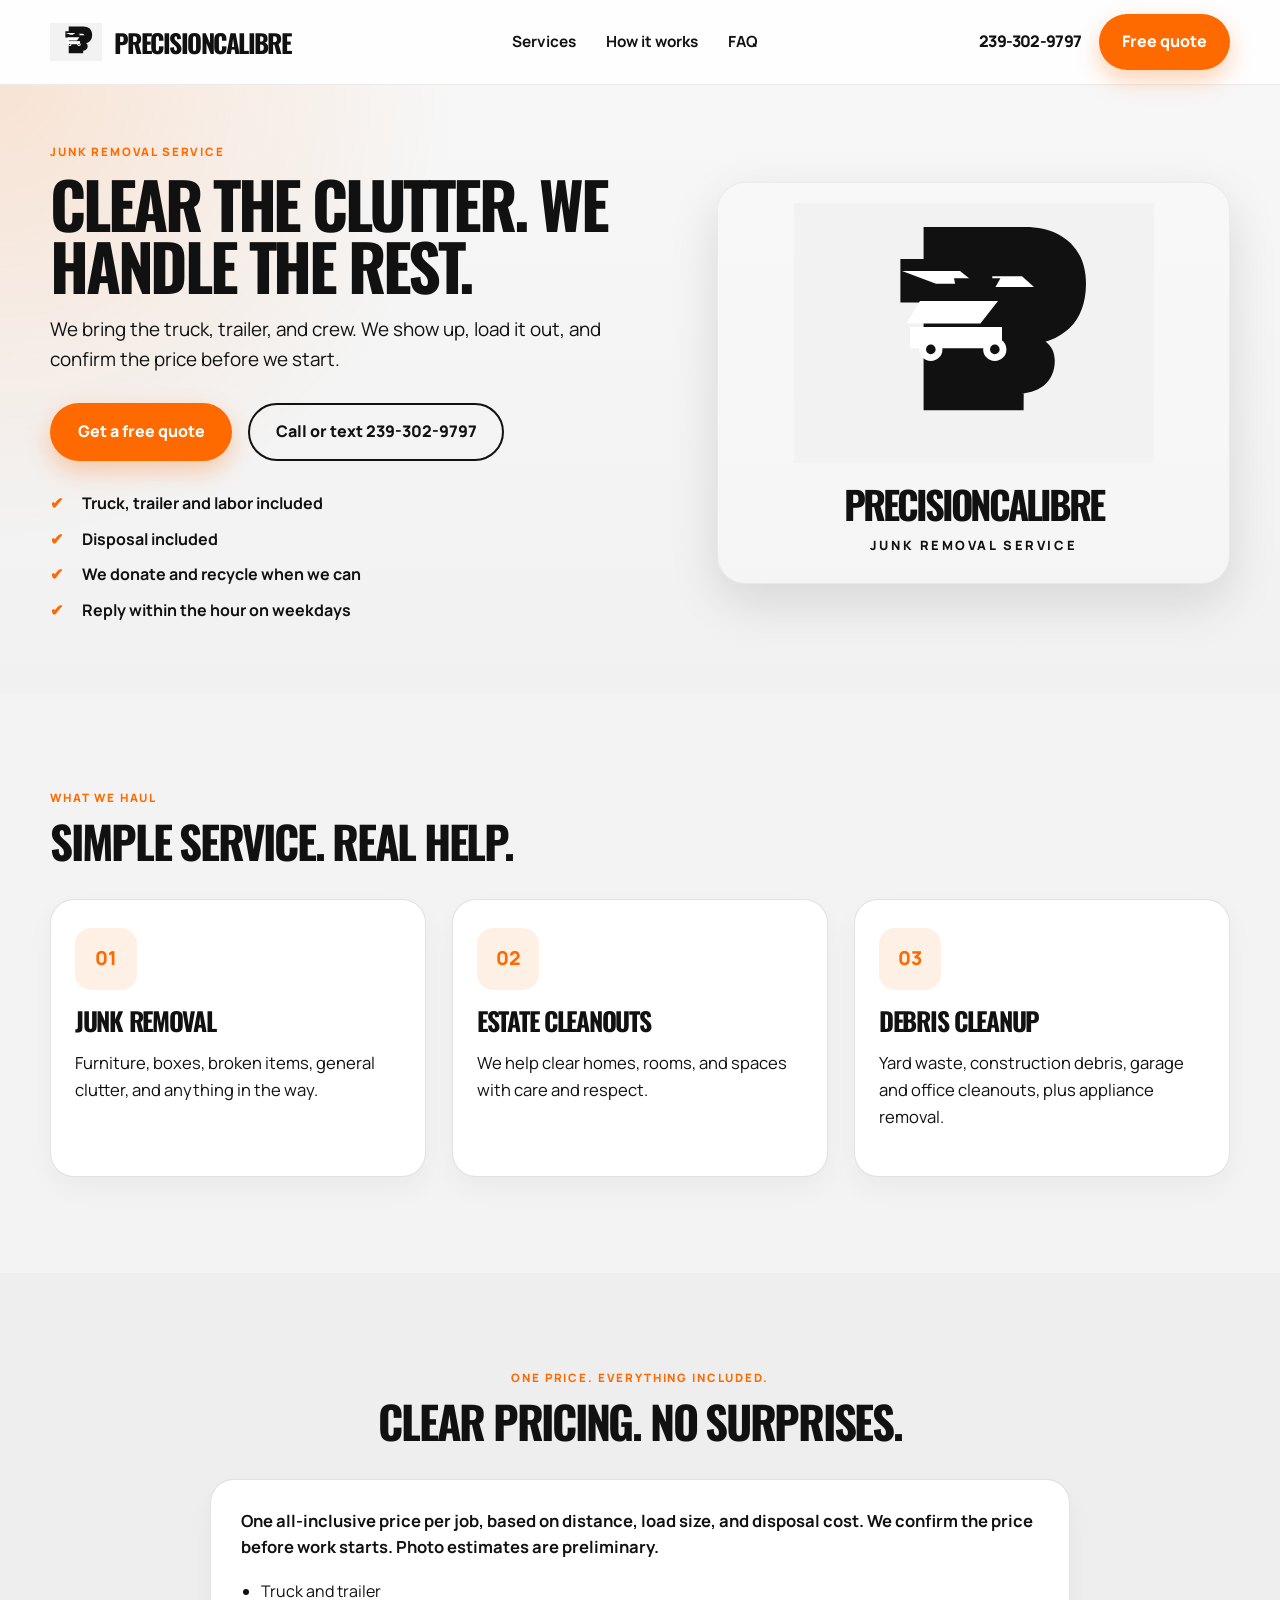
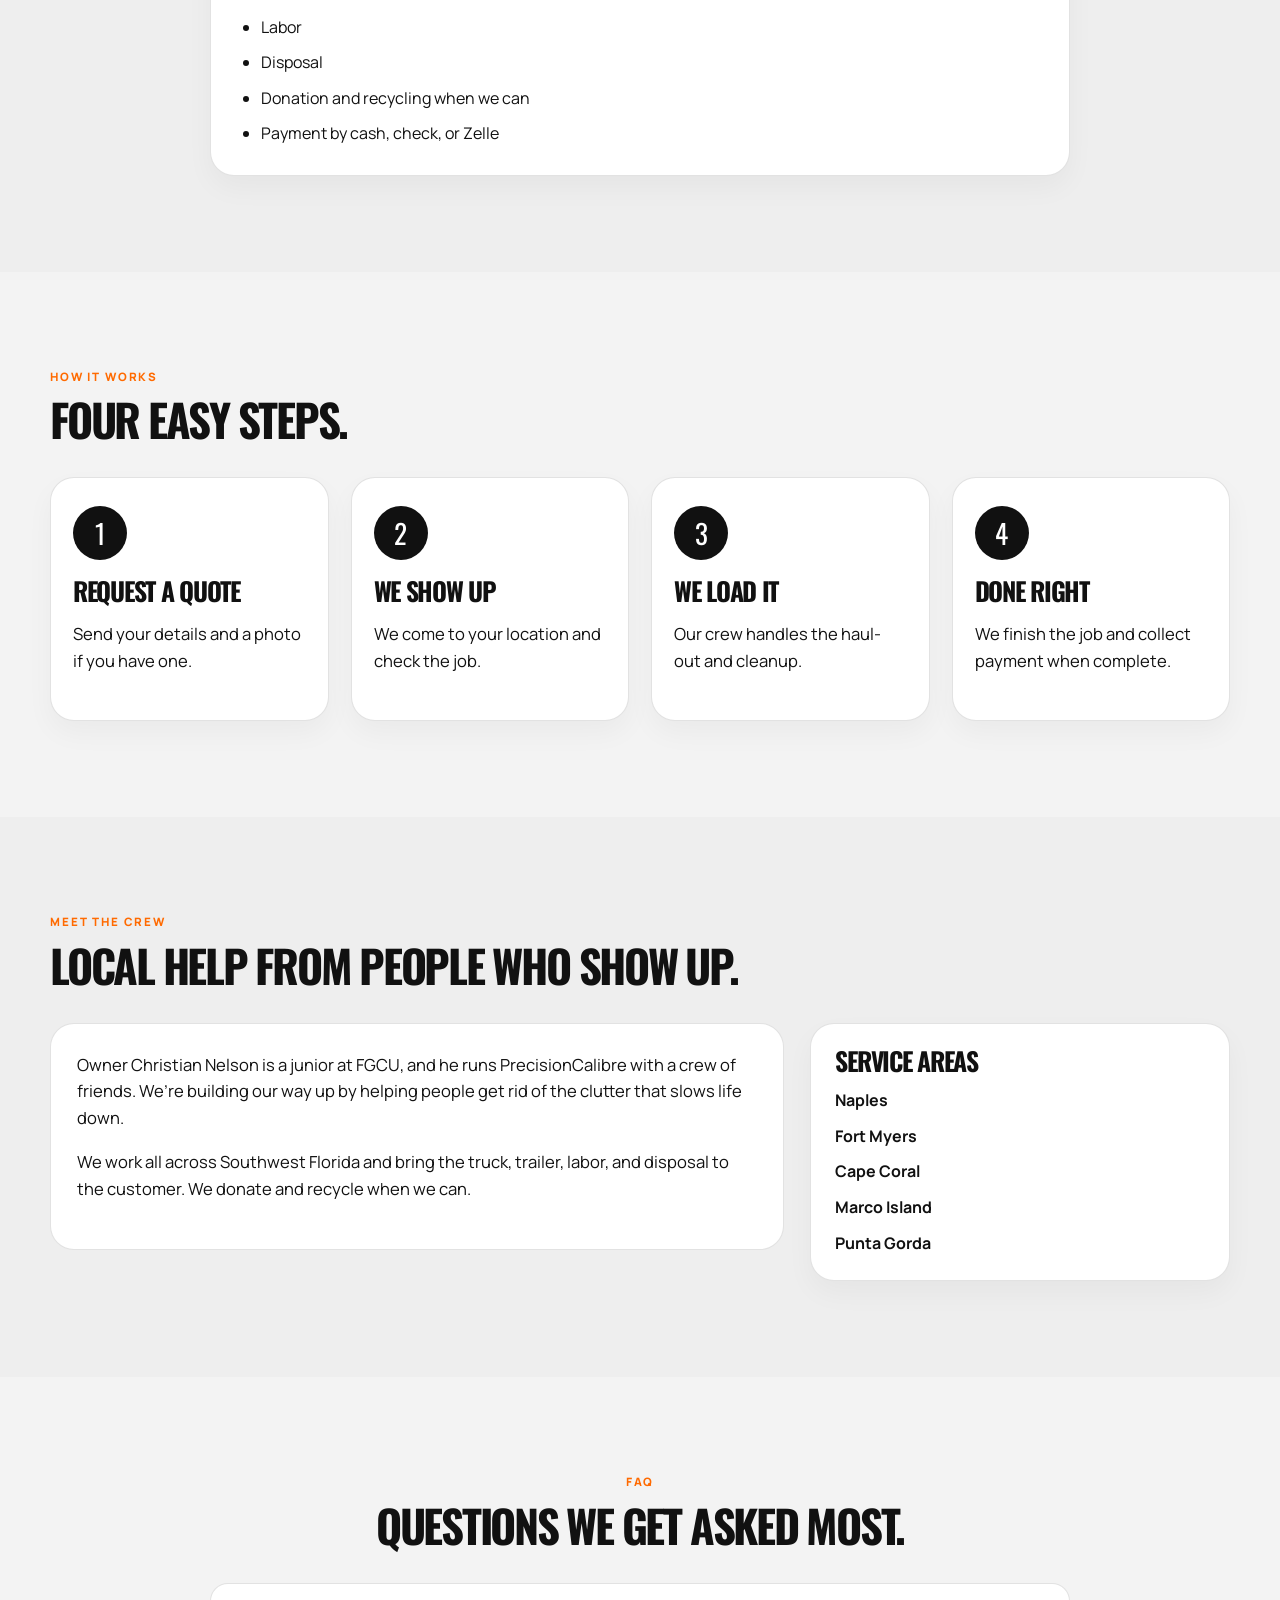
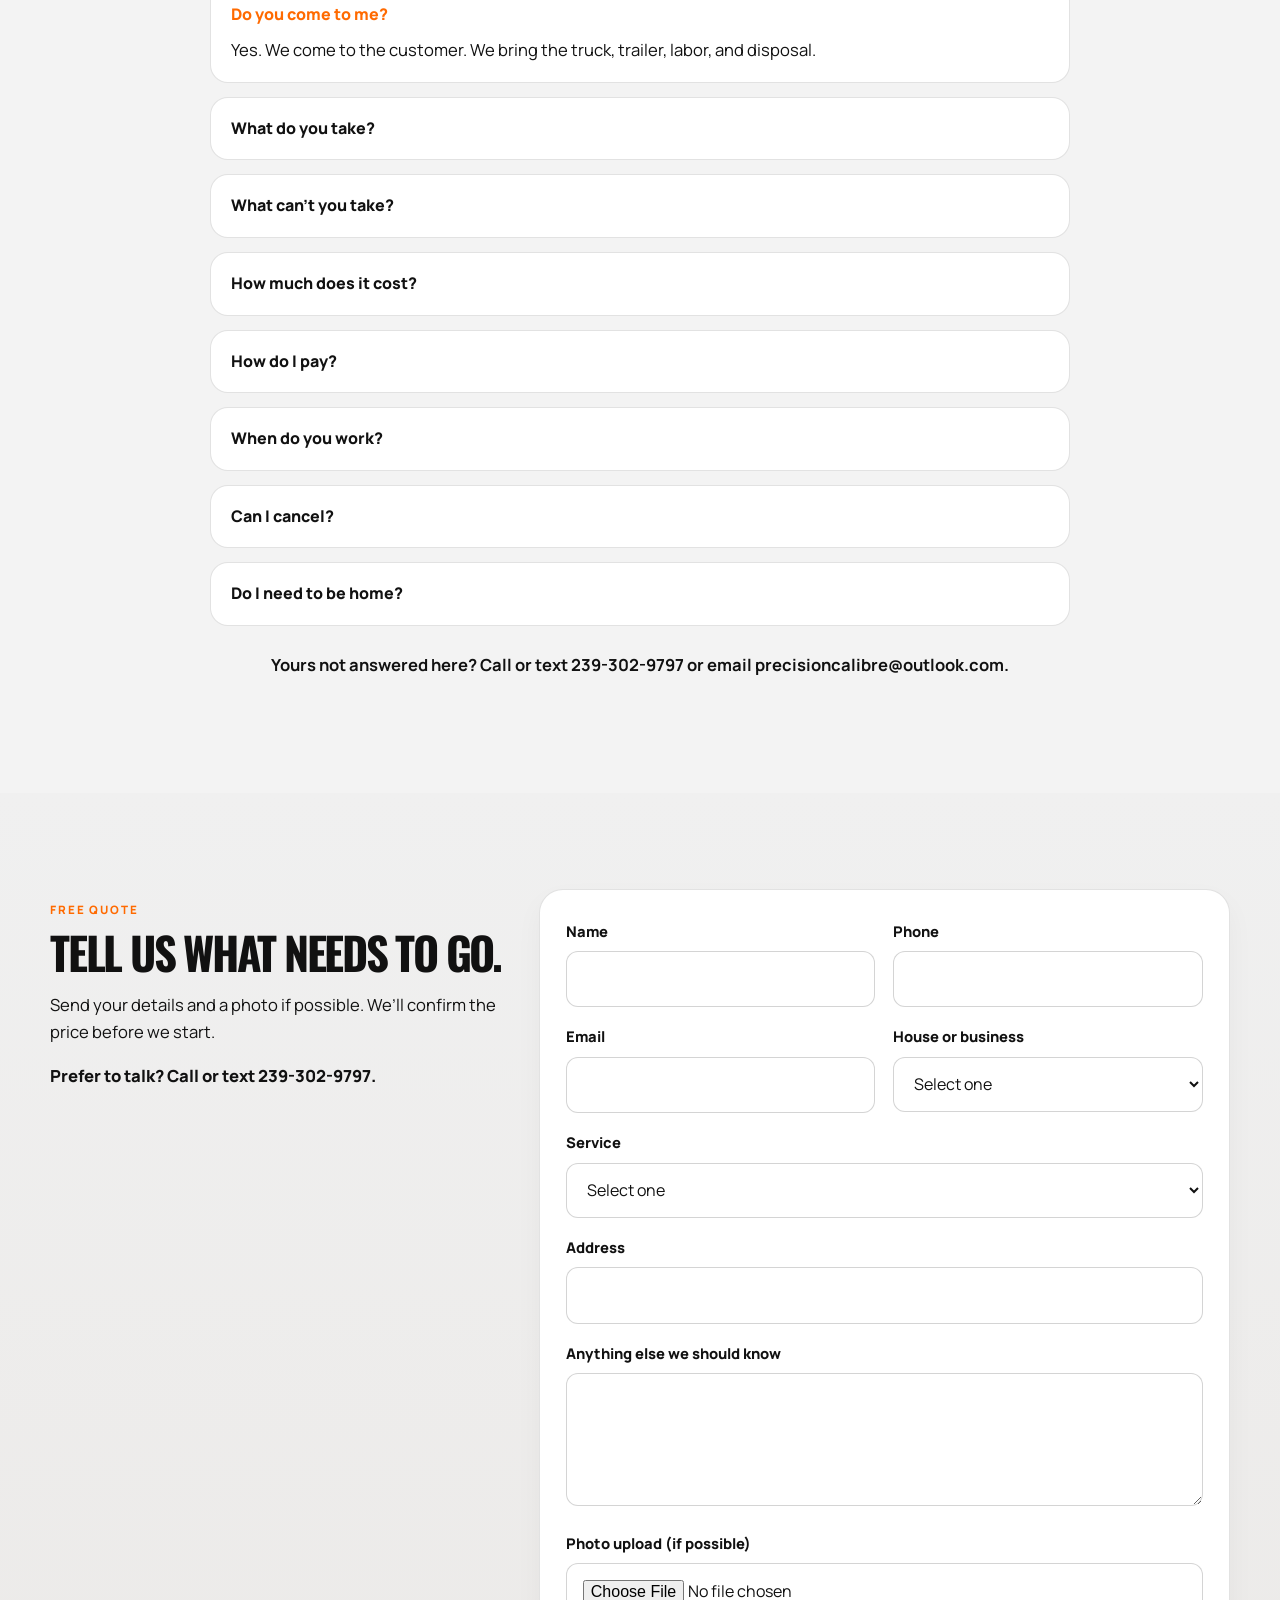
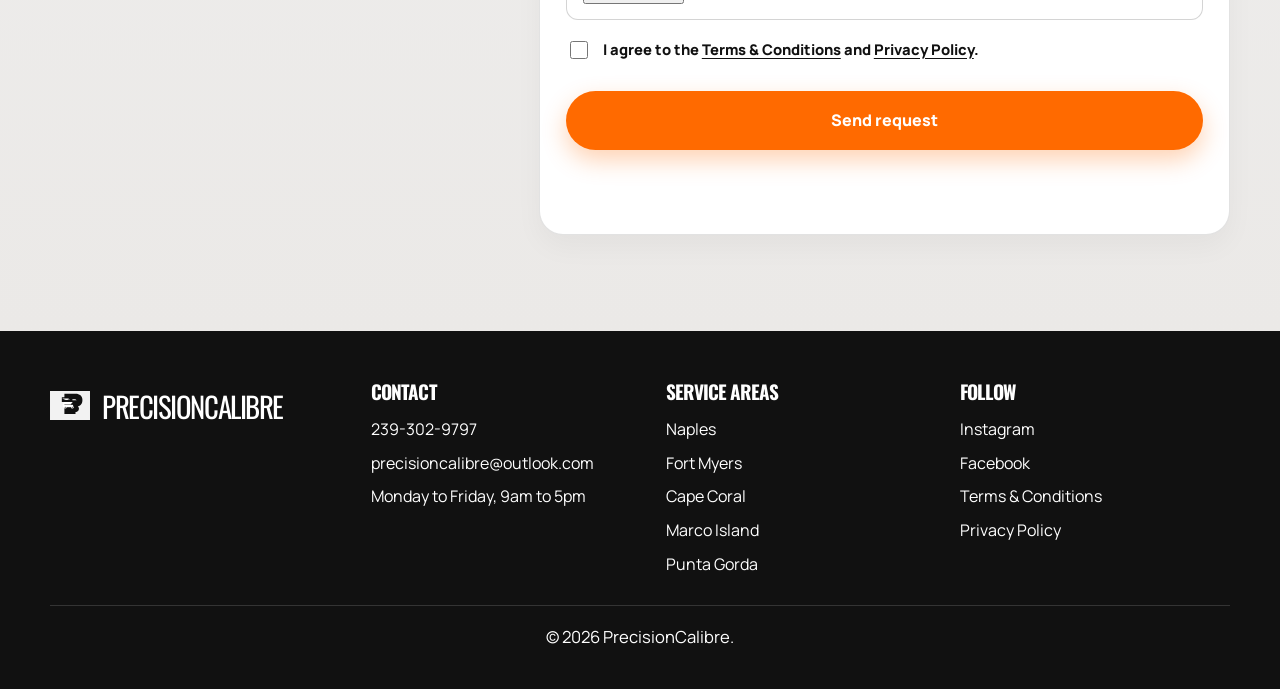
<file: index.html>
<!DOCTYPE html>
<html lang="en">
  <head>
    <meta charset="UTF-8" />
    <meta name="viewport" content="width=device-width, initial-scale=1.0" />
    <title>Junk Removal in Naples, Fort Myers & Cape Coral FL | PrecisionCalibre</title>
    <meta
      name="description"
      content="Fast, affordable junk removal, estate cleanouts, and debris cleanup in Naples, Fort Myers, Cape Coral, Marco Island & Punta Gorda. We bring the truck, trailer, and labor. Free quote."
    />
    <meta name="theme-color" content="#111111" />
    <link rel="preconnect" href="https://fonts.googleapis.com" />
    <link rel="preconnect" href="https://fonts.gstatic.com" crossorigin />
    <link href="https://fonts.googleapis.com/css2?family=Oswald:wght@400;500;600;700&family=Manrope:wght@400;500;600;700;800&display=swap" rel="stylesheet" />
    <link rel="stylesheet" href="styles.css" />
  </head>
  <body>
    <header class="site-header">
      <div class="container header-inner">
        <a href="#top" class="brand" aria-label="PrecisionCalibre home">
          <img src="assets/logo-mark.svg" alt="PrecisionCalibre logo" class="brand-mark" />
          <span class="brand-word">PrecisionCalibre</span>
        </a>

        <nav class="main-nav" aria-label="Main navigation">
          <a href="#services">Services</a>
          <a href="#how-it-works">How it works</a>
          <a href="#faq">FAQ</a>
        </nav>

        <div class="header-actions">
          <a href="tel:2393029797" class="phone-link">239-302-9797</a>
          <a href="#quote" class="button primary">Free quote</a>
        </div>
      </div>
    </header>

    <main id="top">
      <section class="hero">
        <div class="container hero-grid">
          <div class="hero-copy">
            <p class="eyebrow">Junk Removal Service</p>
            <h1>Clear the clutter. We handle the rest.</h1>
            <p class="hero-text">
              We bring the truck, trailer, and crew. We show up, load it out, and confirm the price before we start.
            </p>

            <div class="hero-actions">
              <a href="#quote" class="button primary large">Get a free quote</a>
              <a href="tel:2393029797" class="button secondary large">Call or text 239-302-9797</a>
            </div>

            <ul class="checklist" aria-label="Included services">
              <li>Truck, trailer and labor included</li>
              <li>Disposal included</li>
              <li>We donate and recycle when we can</li>
              <li>Reply within the hour on weekdays</li>
            </ul>
          </div>

          <div class="hero-visual" aria-label="PrecisionCalibre service truck logo">
            <div class="logo-panel">
              <img src="assets/logo-mark.svg" alt="PrecisionCalibre symbol" />
              <div class="panel-text">
                <span>PRECISIONCALIBRE</span>
                <small>JUNK REMOVAL SERVICE</small>
              </div>
            </div>
          </div>
        </div>
      </section>

      <section id="services" class="section">
        <div class="container">
          <div class="section-heading">
            <p class="eyebrow">What we haul</p>
            <h2>Simple service. Real help.</h2>
          </div>

          <div class="card-grid three-up">
            <article class="info-card">
              <div class="icon-box">01</div>
              <h3>Junk removal</h3>
              <p>Furniture, boxes, broken items, general clutter, and anything in the way.</p>
            </article>

            <article class="info-card">
              <div class="icon-box">02</div>
              <h3>Estate cleanouts</h3>
              <p>We help clear homes, rooms, and spaces with care and respect.</p>
            </article>

            <article class="info-card">
              <div class="icon-box">03</div>
              <h3>Debris cleanup</h3>
              <p>Yard waste, construction debris, garage and office cleanouts, plus appliance removal.</p>
            </article>
          </div>
        </div>
      </section>

      <section class="section alt-section">
        <div class="container narrow">
          <div class="section-heading center">
            <p class="eyebrow">One price. Everything included.</p>
            <h2>Clear pricing. No surprises.</h2>
          </div>

          <div class="pricing-box">
            <p>
              One all-inclusive price per job, based on distance, load size, and disposal cost. We confirm the price before work starts. Photo estimates are preliminary.
            </p>
            <ul>
              <li>Truck and trailer</li>
              <li>Labor</li>
              <li>Disposal</li>
              <li>Donation and recycling when we can</li>
              <li>Payment by cash, check, or Zelle</li>
            </ul>
          </div>
        </div>
      </section>

      <section id="how-it-works" class="section">
        <div class="container">
          <div class="section-heading">
            <p class="eyebrow">How it works</p>
            <h2>Four easy steps.</h2>
          </div>

          <div class="steps-grid">
            <article class="step-card">
              <span class="step-number">1</span>
              <h3>Request a quote</h3>
              <p>Send your details and a photo if you have one.</p>
            </article>

            <article class="step-card">
              <span class="step-number">2</span>
              <h3>We show up</h3>
              <p>We come to your location and check the job.</p>
            </article>

            <article class="step-card">
              <span class="step-number">3</span>
              <h3>We load it</h3>
              <p>Our crew handles the haul-out and cleanup.</p>
            </article>

            <article class="step-card">
              <span class="step-number">4</span>
              <h3>Done right</h3>
              <p>We finish the job and collect payment when complete.</p>
            </article>
          </div>
        </div>
      </section>

      <section class="section alt-section">
        <div class="container">
          <div class="section-heading">
            <p class="eyebrow">Meet the crew</p>
            <h2>Local help from people who show up.</h2>
          </div>

          <div class="crew-wrap">
            <div class="crew-copy">
              <p>
                Owner Christian Nelson is a junior at FGCU, and he runs PrecisionCalibre with a crew of friends. We’re building our way up by helping people get rid of the clutter that slows life down.
              </p>
              <p>
                We work all across Southwest Florida and bring the truck, trailer, labor, and disposal to the customer. We donate and recycle when we can.
              </p>
            </div>

            <div class="service-areas">
              <h3>Service areas</h3>
              <ul>
                <li>Naples</li>
                <li>Fort Myers</li>
                <li>Cape Coral</li>
                <li>Marco Island</li>
                <li>Punta Gorda</li>
              </ul>
            </div>
          </div>
        </div>
      </section>

      <section id="faq" class="section">
        <div class="container narrow">
          <div class="section-heading center">
            <p class="eyebrow">FAQ</p>
            <h2>Questions we get asked most.</h2>
          </div>

          <div class="faq-list" aria-label="Frequently asked questions">
            <details open>
              <summary>Do you come to me?</summary>
              <p>Yes. We come to the customer. We bring the truck, trailer, labor, and disposal.</p>
            </details>

            <details>
              <summary>What do you take?</summary>
              <p>We haul junk, debris, estate items, garage and storage cleanouts, office cleanouts, and appliance removal. We also handle yard waste and construction debris.</p>
            </details>

            <details>
              <summary>What can’t you take?</summary>
              <p>We do not take hazardous chemicals, fuels, asbestos, medical waste, explosives, ammunition, or firearms.</p>
            </details>

            <details>
              <summary>How much does it cost?</summary>
              <p>One all-inclusive price per job, based on distance, load size, and disposal cost. We confirm the price before work starts. Photo estimates are preliminary.</p>
            </details>

            <details>
              <summary>How do I pay?</summary>
              <p>Cash, check, or Zelle. Payment is due when the job is complete.</p>
            </details>

            <details>
              <summary>When do you work?</summary>
              <p>Monday to Friday, 9am to 5pm. We reply to requests within the hour during those hours.</p>
            </details>

            <details>
              <summary>Can I cancel?</summary>
              <p>Please give 24 hours’ notice if you need to cancel.</p>
            </details>

            <details>
              <summary>Do I need to be home?</summary>
              <p>No. If access is clear, you do not need to be home.</p>
            </details>
          </div>

          <p class="faq-cta">
            Yours not answered here? Call or text <a href="tel:2393029797">239-302-9797</a> or email <a href="mailto:precisioncalibre@outlook.com">precisioncalibre@outlook.com</a>.
          </p>
        </div>
      </section>

      <section id="quote" class="section quote-section">
        <div class="container quote-grid">
          <div class="quote-copy">
            <p class="eyebrow">Free quote</p>
            <h2>Tell us what needs to go.</h2>
            <p>
              Send your details and a photo if possible. We’ll confirm the price before we start.
            </p>
            <p class="quote-contact">
              Prefer to talk? Call or text <a href="tel:2393029797">239-302-9797</a>.
            </p>
          </div>

          <form id="quote-form" class="quote-form" method="post" enctype="multipart/form-data" novalidate>
            <div class="field-row two-up">
              <label>
                <span>Name</span>
                <input type="text" name="name" required />
              </label>
              <label>
                <span>Phone</span>
                <input type="tel" name="phone" required />
              </label>
            </div>

            <div class="field-row two-up">
              <label>
                <span>Email</span>
                <input type="email" name="email" required />
              </label>
              <label>
                <span>House or business</span>
                <select name="property_type" required>
                  <option value="">Select one</option>
                  <option value="House">House</option>
                  <option value="Business">Business</option>
                </select>
              </label>
            </div>

            <div class="field-row">
              <label>
                <span>Service</span>
                <select name="service" required>
                  <option value="">Select one</option>
                  <option value="junk removal">Junk removal</option>
                  <option value="estate cleanout">Estate cleanout</option>
                  <option value="debris cleanup">Debris cleanup</option>
                  <option value="not sure yet">Not sure yet</option>
                </select>
              </label>
            </div>

            <div class="field-row">
              <label>
                <span>Address</span>
                <input type="text" name="address" required />
              </label>
            </div>

            <div class="field-row">
              <label>
                <span>Anything else we should know</span>
                <textarea name="notes" rows="4"></textarea>
              </label>
            </div>

            <div class="field-row">
              <label>
                <span>Photo upload (if possible)</span>
                <input type="file" name="photo" accept="image/*" />
              </label>
            </div>

            <label class="checkbox-row">
              <input type="checkbox" name="agreement" required />
              <span>I agree to the <a href="terms.html">Terms & Conditions</a> and <a href="privacy.html">Privacy Policy</a>.</span>
            </label>

            <button type="submit" class="button primary large wide">Send request</button>
            <p class="form-status" aria-live="polite"></p>
          </form>
        </div>
      </section>
    </main>

    <footer class="site-footer">
      <div class="container footer-grid">
        <div>
          <div class="footer-brand-wrap">
            <img src="assets/logo-mark.svg" alt="PrecisionCalibre logo" class="footer-mark" />
            <span>PrecisionCalibre</span>
          </div>
        </div>

        <div>
          <h3>Contact</h3>
          <ul>
            <li><a href="tel:2393029797">239-302-9797</a></li>
            <li><a href="mailto:precisioncalibre@outlook.com">precisioncalibre@outlook.com</a></li>
            <li>Monday to Friday, 9am to 5pm</li>
          </ul>
        </div>

        <div>
          <h3>Service areas</h3>
          <ul>
            <li>Naples</li>
            <li>Fort Myers</li>
            <li>Cape Coral</li>
            <li>Marco Island</li>
            <li>Punta Gorda</li>
          </ul>
        </div>

        <div>
          <h3>Follow</h3>
          <ul>
            <li><a href="https://www.instagram.com/precisioncalibre?stkn=MmF3azdmdnU1anJr" target="_blank" rel="noreferrer">Instagram</a></li>
            <li><a href="https://www.facebook.com/share/19WYToLTM3/?mibextid=wwXlfr" target="_blank" rel="noreferrer">Facebook</a></li>
            <li><a href="terms.html">Terms & Conditions</a></li>
            <li><a href="privacy.html">Privacy Policy</a></li>
          </ul>
        </div>
      </div>

      <div class="container footer-bottom">
        <p>© 2026 PrecisionCalibre.</p>
      </div>
    </footer>

    <script src="script.js"></script>
  </body>
</html>
</file>
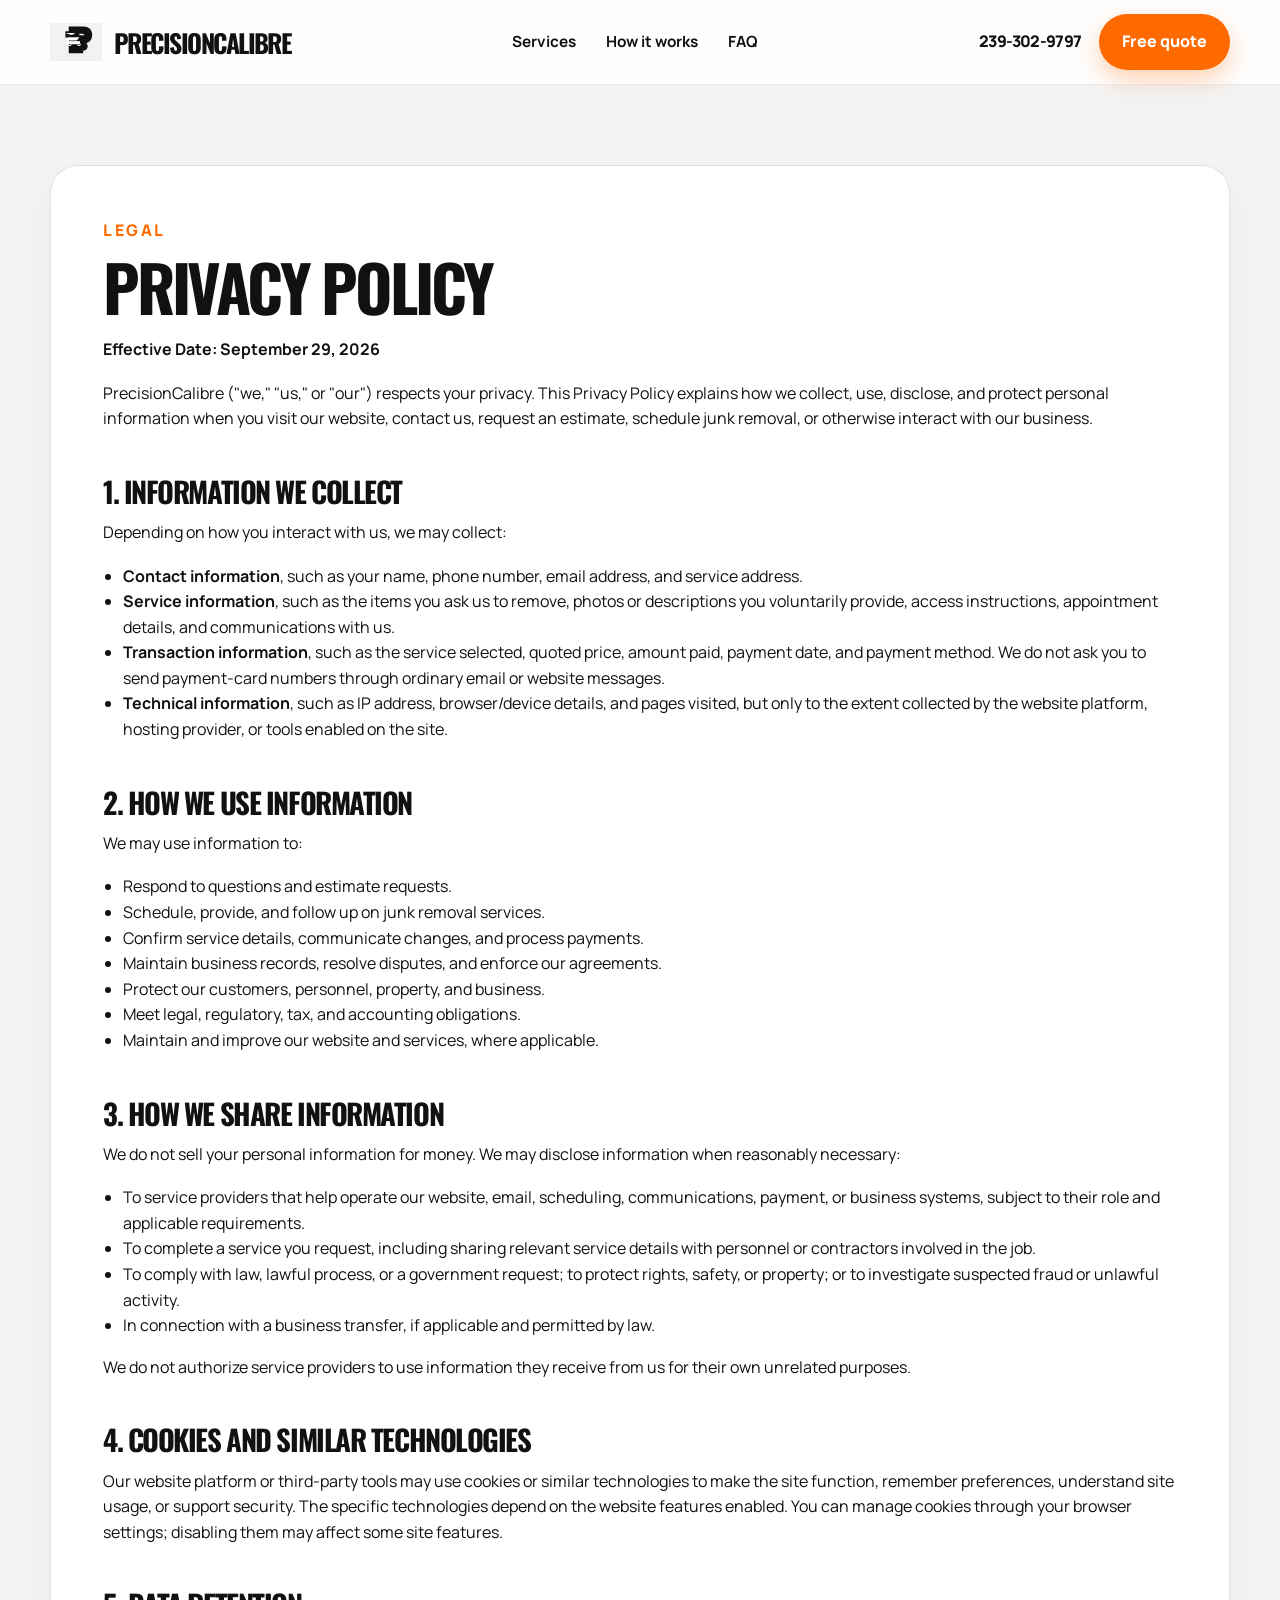
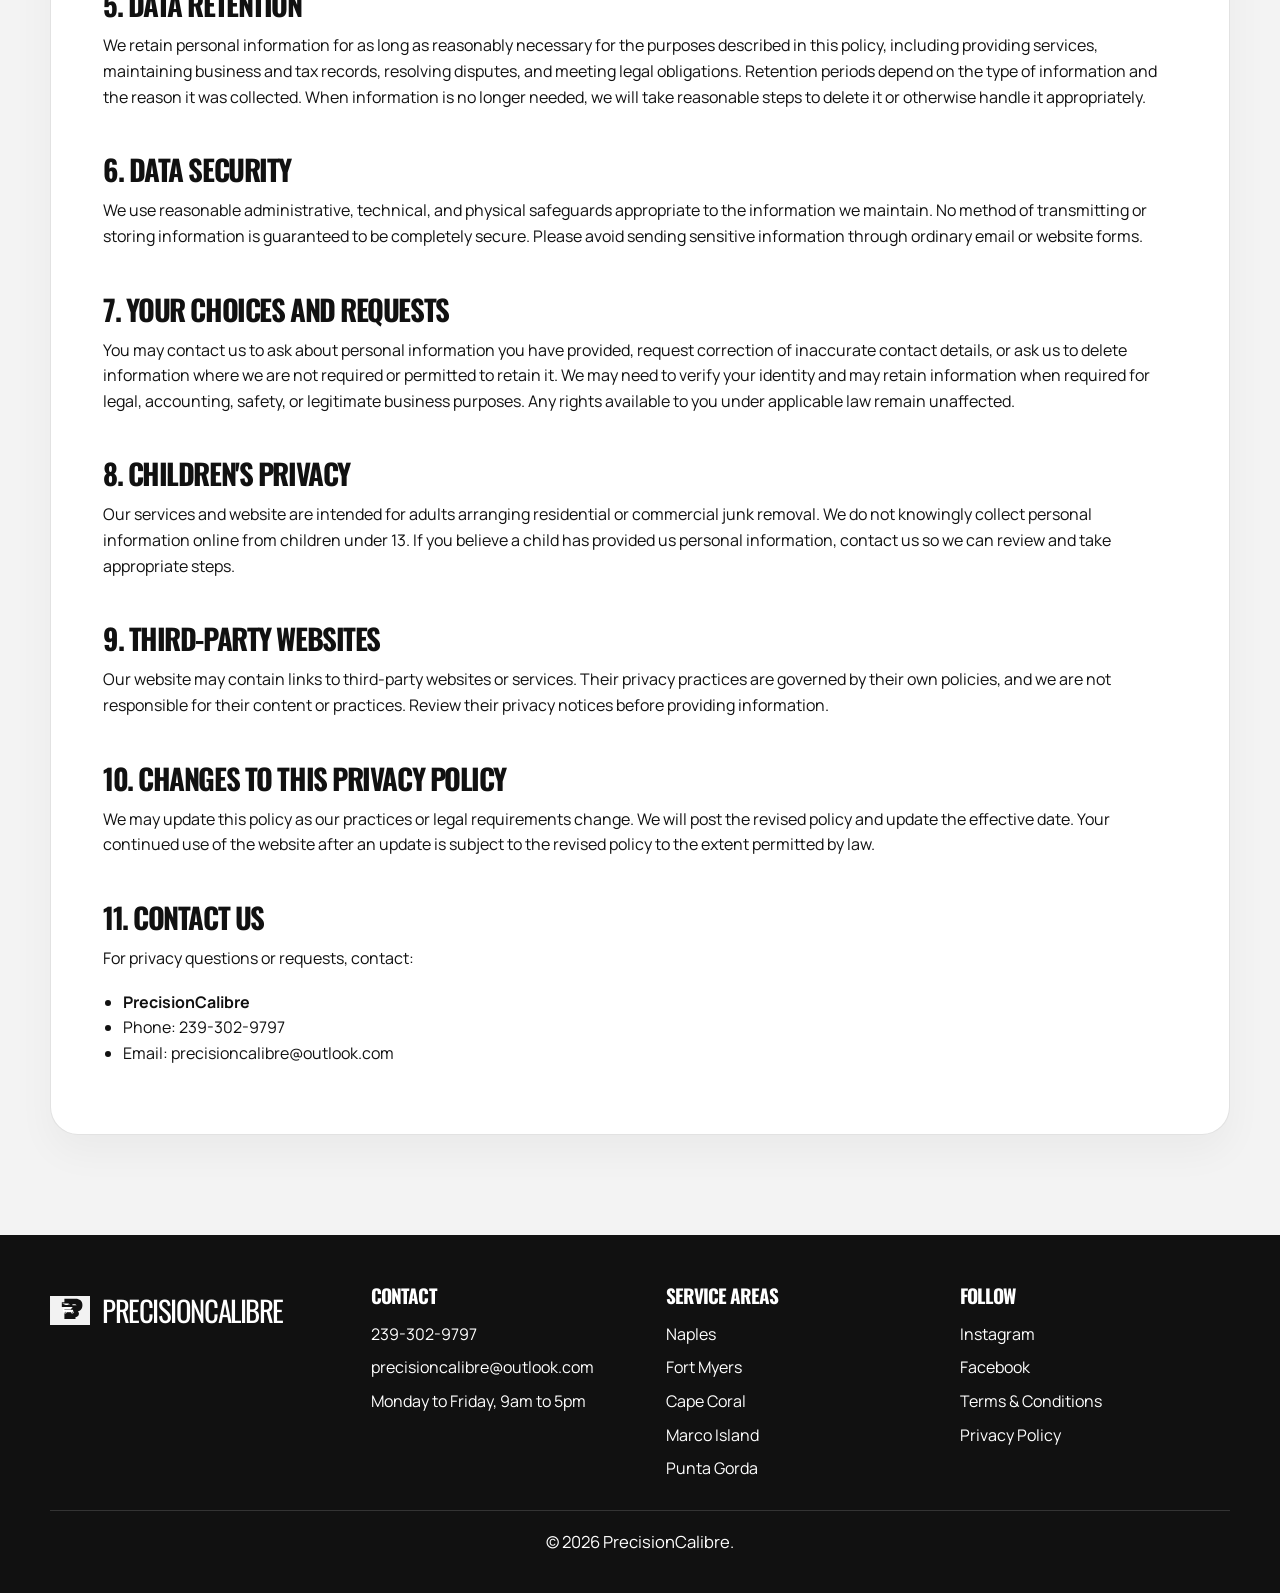
<file: privacy.html>
<!DOCTYPE html>
<html lang="en">
  <head>
    <meta charset="UTF-8" />
    <meta name="viewport" content="width=device-width, initial-scale=1.0" />
    <title>Privacy Policy | PrecisionCalibre</title>
    <meta name="description" content="Privacy policy for PrecisionCalibre junk removal service." />
    <link rel="preconnect" href="https://fonts.googleapis.com" />
    <link rel="preconnect" href="https://fonts.gstatic.com" crossorigin />
    <link href="https://fonts.googleapis.com/css2?family=Oswald:wght@400;500;600;700&family=Manrope:wght@400;500;600;700;800&display=swap" rel="stylesheet" />
    <link rel="stylesheet" href="styles.css" />
  </head>
  <body>
    <header class="site-header">
      <div class="container header-inner">
        <a href="index.html" class="brand" aria-label="PrecisionCalibre home">
          <img src="assets/logo-mark.svg" alt="PrecisionCalibre logo" class="brand-mark" />
          <span class="brand-word">PrecisionCalibre</span>
        </a>

        <nav class="main-nav" aria-label="Main navigation">
          <a href="index.html#services">Services</a>
          <a href="index.html#how-it-works">How it works</a>
          <a href="index.html#faq">FAQ</a>
        </nav>

        <div class="header-actions">
          <a href="tel:2393029797" class="phone-link">239-302-9797</a>
          <a href="index.html#quote" class="button primary">Free quote</a>
        </div>
      </div>
    </header>

    <main class="page-shell">
      <div class="container">
        <article class="page-card">
          <p class="eyebrow">Legal</p>
          <h1>Privacy Policy</h1>
          <p><strong>Effective Date: September 29, 2026</strong></p>

          <p>PrecisionCalibre ("we," "us," or "our") respects your privacy. This Privacy Policy explains how we collect, use, disclose, and protect personal information when you visit our website, contact us, request an estimate, schedule junk removal, or otherwise interact with our business.</p>

          <h2>1. Information We Collect</h2>
          <p>Depending on how you interact with us, we may collect:</p>
          <ul>
            <li><strong>Contact information</strong>, such as your name, phone number, email address, and service address.</li>
            <li><strong>Service information</strong>, such as the items you ask us to remove, photos or descriptions you voluntarily provide, access instructions, appointment details, and communications with us.</li>
            <li><strong>Transaction information</strong>, such as the service selected, quoted price, amount paid, payment date, and payment method. We do not ask you to send payment-card numbers through ordinary email or website messages.</li>
            <li><strong>Technical information</strong>, such as IP address, browser/device details, and pages visited, but only to the extent collected by the website platform, hosting provider, or tools enabled on the site.</li>
          </ul>

          <h2>2. How We Use Information</h2>
          <p>We may use information to:</p>
          <ul>
            <li>Respond to questions and estimate requests.</li>
            <li>Schedule, provide, and follow up on junk removal services.</li>
            <li>Confirm service details, communicate changes, and process payments.</li>
            <li>Maintain business records, resolve disputes, and enforce our agreements.</li>
            <li>Protect our customers, personnel, property, and business.</li>
            <li>Meet legal, regulatory, tax, and accounting obligations.</li>
            <li>Maintain and improve our website and services, where applicable.</li>
          </ul>

          <h2>3. How We Share Information</h2>
          <p>We do not sell your personal information for money. We may disclose information when reasonably necessary:</p>
          <ul>
            <li>To service providers that help operate our website, email, scheduling, communications, payment, or business systems, subject to their role and applicable requirements.</li>
            <li>To complete a service you request, including sharing relevant service details with personnel or contractors involved in the job.</li>
            <li>To comply with law, lawful process, or a government request; to protect rights, safety, or property; or to investigate suspected fraud or unlawful activity.</li>
            <li>In connection with a business transfer, if applicable and permitted by law.</li>
          </ul>
          <p>We do not authorize service providers to use information they receive from us for their own unrelated purposes.</p>

          <h2>4. Cookies and Similar Technologies</h2>
          <p>Our website platform or third-party tools may use cookies or similar technologies to make the site function, remember preferences, understand site usage, or support security. The specific technologies depend on the website features enabled. You can manage cookies through your browser settings; disabling them may affect some site features.</p>

          <h2>5. Data Retention</h2>
          <p>We retain personal information for as long as reasonably necessary for the purposes described in this policy, including providing services, maintaining business and tax records, resolving disputes, and meeting legal obligations. Retention periods depend on the type of information and the reason it was collected. When information is no longer needed, we will take reasonable steps to delete it or otherwise handle it appropriately.</p>

          <h2>6. Data Security</h2>
          <p>We use reasonable administrative, technical, and physical safeguards appropriate to the information we maintain. No method of transmitting or storing information is guaranteed to be completely secure. Please avoid sending sensitive information through ordinary email or website forms.</p>

          <h2>7. Your Choices and Requests</h2>
          <p>You may contact us to ask about personal information you have provided, request correction of inaccurate contact details, or ask us to delete information where we are not required or permitted to retain it. We may need to verify your identity and may retain information when required for legal, accounting, safety, or legitimate business purposes. Any rights available to you under applicable law remain unaffected.</p>

          <h2>8. Children's Privacy</h2>
          <p>Our services and website are intended for adults arranging residential or commercial junk removal. We do not knowingly collect personal information online from children under 13. If you believe a child has provided us personal information, contact us so we can review and take appropriate steps.</p>

          <h2>9. Third-Party Websites</h2>
          <p>Our website may contain links to third-party websites or services. Their privacy practices are governed by their own policies, and we are not responsible for their content or practices. Review their privacy notices before providing information.</p>

          <h2>10. Changes to This Privacy Policy</h2>
          <p>We may update this policy as our practices or legal requirements change. We will post the revised policy and update the effective date. Your continued use of the website after an update is subject to the revised policy to the extent permitted by law.</p>

          <h2>11. Contact Us</h2>
          <p>For privacy questions or requests, contact:</p>
          <ul>
            <li><strong>PrecisionCalibre</strong></li>
            <li>Phone: 239-302-9797</li>
            <li>Email: precisioncalibre@outlook.com</li>
          </ul>
        </article>
      </div>
    </main>

    <footer class="site-footer">
      <div class="container footer-grid">
        <div>
          <div class="footer-brand-wrap">
            <img src="assets/logo-mark.svg" alt="PrecisionCalibre logo" class="footer-mark" />
            <span>PrecisionCalibre</span>
          </div>
        </div>

        <div>
          <h3>Contact</h3>
          <ul>
            <li><a href="tel:2393029797">239-302-9797</a></li>
            <li><a href="mailto:precisioncalibre@outlook.com">precisioncalibre@outlook.com</a></li>
            <li>Monday to Friday, 9am to 5pm</li>
          </ul>
        </div>

        <div>
          <h3>Service areas</h3>
          <ul>
            <li>Naples</li>
            <li>Fort Myers</li>
            <li>Cape Coral</li>
            <li>Marco Island</li>
            <li>Punta Gorda</li>
          </ul>
        </div>

        <div>
          <h3>Follow</h3>
          <ul>
            <li><a href="https://www.instagram.com/precisioncalibre?stkn=MmF3azdmdnU1anJr" target="_blank" rel="noreferrer">Instagram</a></li>
            <li><a href="https://www.facebook.com/share/19WYToLTM3/?mibextid=wwXlfr" target="_blank" rel="noreferrer">Facebook</a></li>
            <li><a href="terms.html">Terms & Conditions</a></li>
            <li><a href="privacy.html">Privacy Policy</a></li>
          </ul>
        </div>
      </div>

      <div class="container footer-bottom">
        <p>© 2026 PrecisionCalibre.</p>
      </div>
    </footer>
  </body>
</html>
</file>
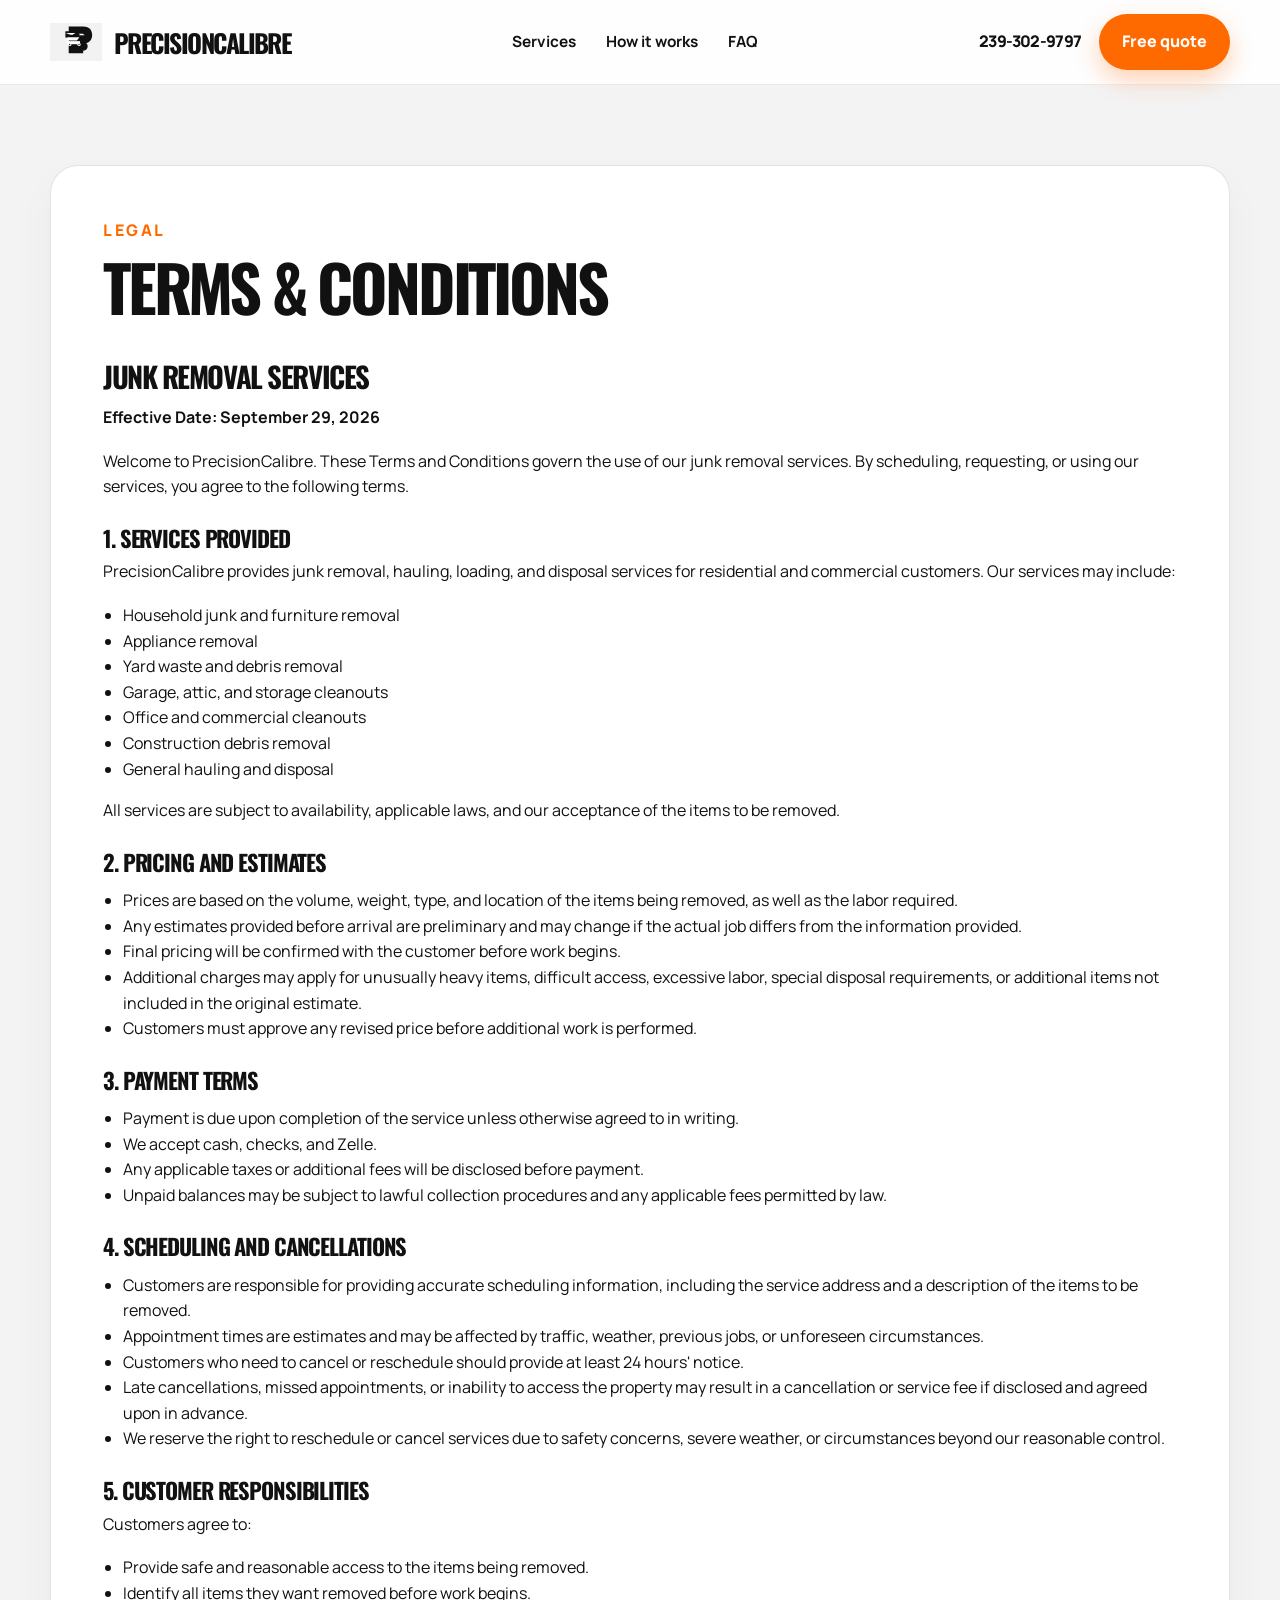
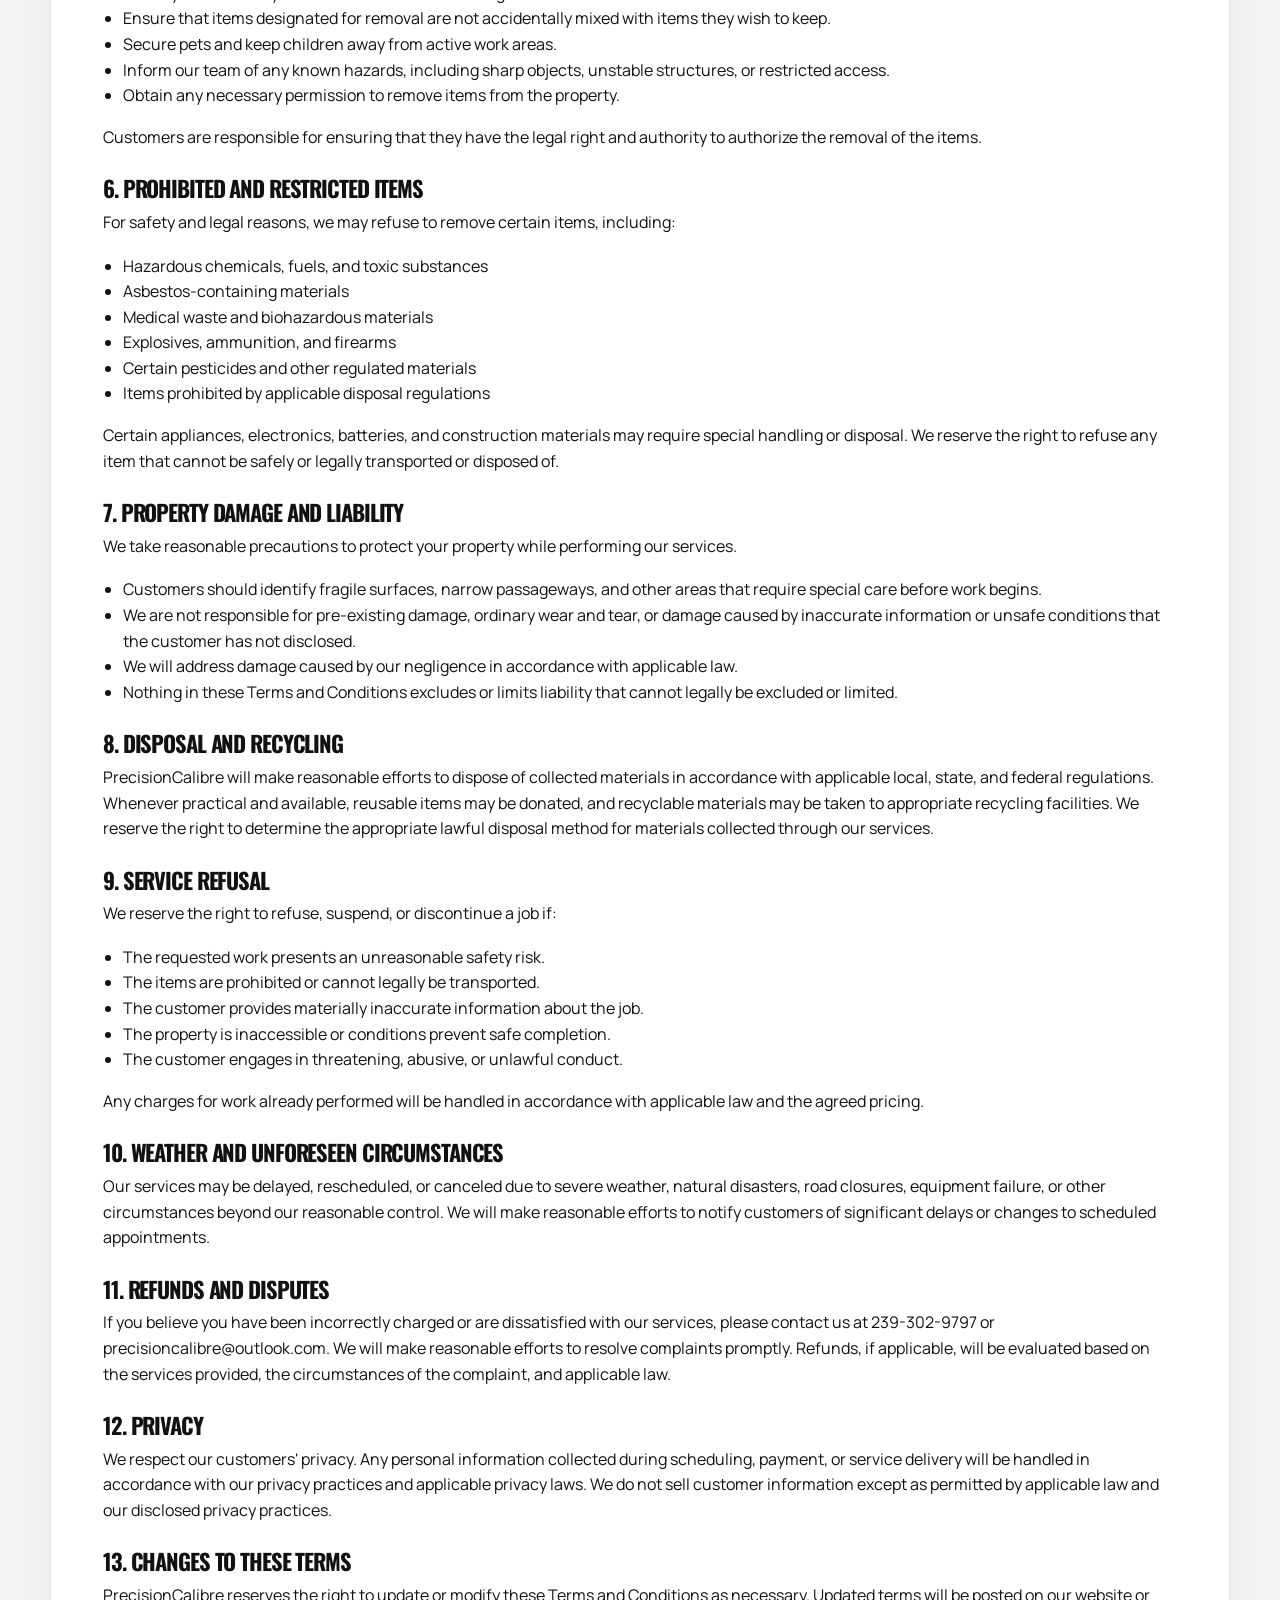
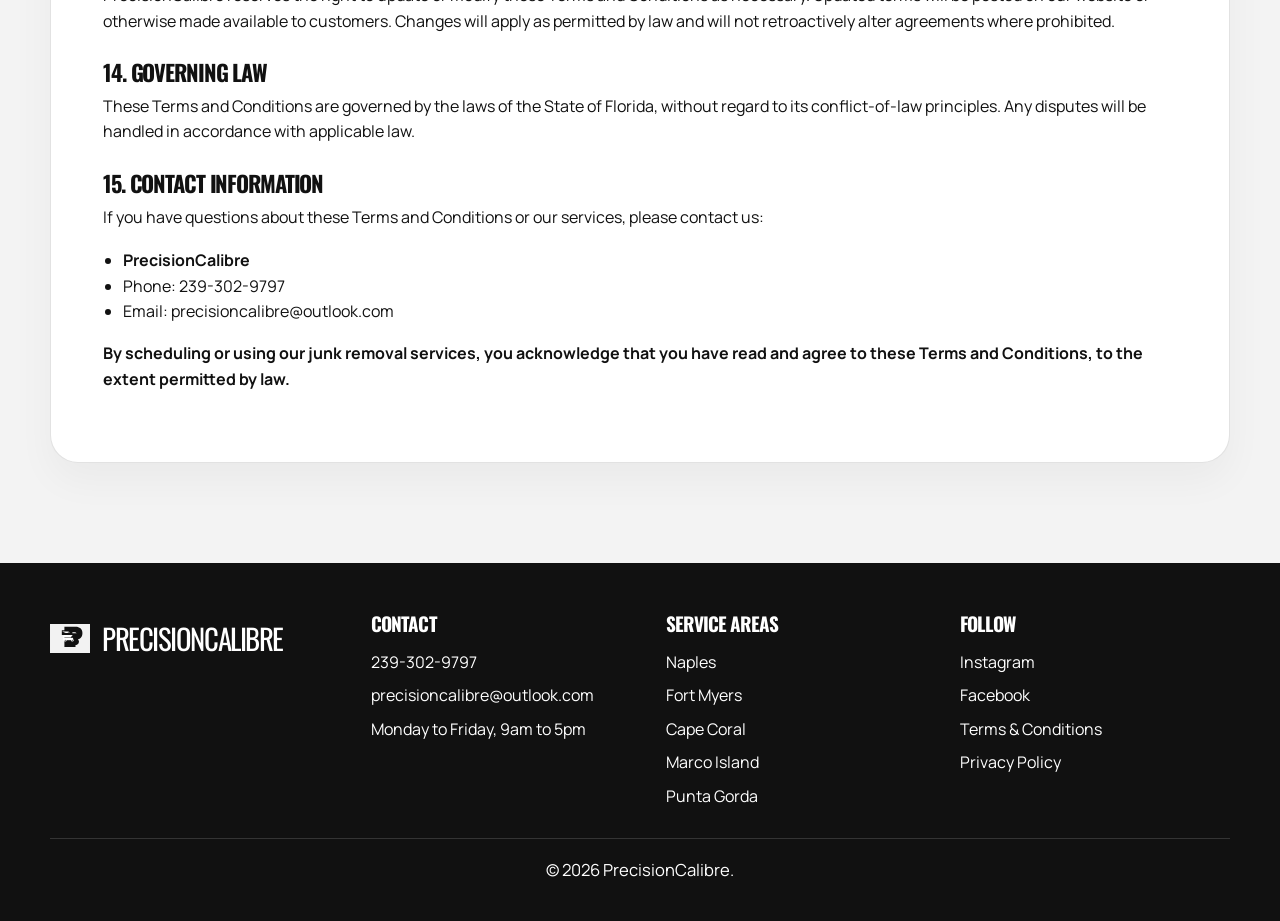
<file: terms.html>
<!DOCTYPE html>
<html lang="en">
  <head>
    <meta charset="UTF-8" />
    <meta name="viewport" content="width=device-width, initial-scale=1.0" />
    <title>Terms & Conditions | PrecisionCalibre</title>
    <meta name="description" content="Terms and conditions for PrecisionCalibre junk removal service." />
    <link rel="preconnect" href="https://fonts.googleapis.com" />
    <link rel="preconnect" href="https://fonts.gstatic.com" crossorigin />
    <link href="https://fonts.googleapis.com/css2?family=Oswald:wght@400;500;600;700&family=Manrope:wght@400;500;600;700;800&display=swap" rel="stylesheet" />
    <link rel="stylesheet" href="styles.css" />
  </head>
  <body>
    <header class="site-header">
      <div class="container header-inner">
        <a href="index.html" class="brand" aria-label="PrecisionCalibre home">
          <img src="assets/logo-mark.svg" alt="PrecisionCalibre logo" class="brand-mark" />
          <span class="brand-word">PrecisionCalibre</span>
        </a>

        <nav class="main-nav" aria-label="Main navigation">
          <a href="index.html#services">Services</a>
          <a href="index.html#how-it-works">How it works</a>
          <a href="index.html#faq">FAQ</a>
        </nav>

        <div class="header-actions">
          <a href="tel:2393029797" class="phone-link">239-302-9797</a>
          <a href="index.html#quote" class="button primary">Free quote</a>
        </div>
      </div>
    </header>

    <main class="page-shell">
      <div class="container">
        <article class="page-card">
          <p class="eyebrow">Legal</p>
          <h1>Terms & Conditions</h1>

          <h2>Junk Removal Services</h2>
          <p><strong>Effective Date: September 29, 2026</strong></p>
          <p>Welcome to PrecisionCalibre. These Terms and Conditions govern the use of our junk removal services. By scheduling, requesting, or using our services, you agree to the following terms.</p>

          <h3>1. Services Provided</h3>
          <p>PrecisionCalibre provides junk removal, hauling, loading, and disposal services for residential and commercial customers. Our services may include:</p>
          <ul>
            <li>Household junk and furniture removal</li>
            <li>Appliance removal</li>
            <li>Yard waste and debris removal</li>
            <li>Garage, attic, and storage cleanouts</li>
            <li>Office and commercial cleanouts</li>
            <li>Construction debris removal</li>
            <li>General hauling and disposal</li>
          </ul>
          <p>All services are subject to availability, applicable laws, and our acceptance of the items to be removed.</p>

          <h3>2. Pricing and Estimates</h3>
          <ul>
            <li>Prices are based on the volume, weight, type, and location of the items being removed, as well as the labor required.</li>
            <li>Any estimates provided before arrival are preliminary and may change if the actual job differs from the information provided.</li>
            <li>Final pricing will be confirmed with the customer before work begins.</li>
            <li>Additional charges may apply for unusually heavy items, difficult access, excessive labor, special disposal requirements, or additional items not included in the original estimate.</li>
            <li>Customers must approve any revised price before additional work is performed.</li>
          </ul>

          <h3>3. Payment Terms</h3>
          <ul>
            <li>Payment is due upon completion of the service unless otherwise agreed to in writing.</li>
            <li>We accept cash, checks, and Zelle.</li>
            <li>Any applicable taxes or additional fees will be disclosed before payment.</li>
            <li>Unpaid balances may be subject to lawful collection procedures and any applicable fees permitted by law.</li>
          </ul>

          <h3>4. Scheduling and Cancellations</h3>
          <ul>
            <li>Customers are responsible for providing accurate scheduling information, including the service address and a description of the items to be removed.</li>
            <li>Appointment times are estimates and may be affected by traffic, weather, previous jobs, or unforeseen circumstances.</li>
            <li>Customers who need to cancel or reschedule should provide at least 24 hours' notice.</li>
            <li>Late cancellations, missed appointments, or inability to access the property may result in a cancellation or service fee if disclosed and agreed upon in advance.</li>
            <li>We reserve the right to reschedule or cancel services due to safety concerns, severe weather, or circumstances beyond our reasonable control.</li>
          </ul>

          <h3>5. Customer Responsibilities</h3>
          <p>Customers agree to:</p>
          <ul>
            <li>Provide safe and reasonable access to the items being removed.</li>
            <li>Identify all items they want removed before work begins.</li>
            <li>Ensure that items designated for removal are not accidentally mixed with items they wish to keep.</li>
            <li>Secure pets and keep children away from active work areas.</li>
            <li>Inform our team of any known hazards, including sharp objects, unstable structures, or restricted access.</li>
            <li>Obtain any necessary permission to remove items from the property.</li>
          </ul>
          <p>Customers are responsible for ensuring that they have the legal right and authority to authorize the removal of the items.</p>

          <h3>6. Prohibited and Restricted Items</h3>
          <p>For safety and legal reasons, we may refuse to remove certain items, including:</p>
          <ul>
            <li>Hazardous chemicals, fuels, and toxic substances</li>
            <li>Asbestos-containing materials</li>
            <li>Medical waste and biohazardous materials</li>
            <li>Explosives, ammunition, and firearms</li>
            <li>Certain pesticides and other regulated materials</li>
            <li>Items prohibited by applicable disposal regulations</li>
          </ul>
          <p>Certain appliances, electronics, batteries, and construction materials may require special handling or disposal. We reserve the right to refuse any item that cannot be safely or legally transported or disposed of.</p>

          <h3>7. Property Damage and Liability</h3>
          <p>We take reasonable precautions to protect your property while performing our services.</p>
          <ul>
            <li>Customers should identify fragile surfaces, narrow passageways, and other areas that require special care before work begins.</li>
            <li>We are not responsible for pre-existing damage, ordinary wear and tear, or damage caused by inaccurate information or unsafe conditions that the customer has not disclosed.</li>
            <li>We will address damage caused by our negligence in accordance with applicable law.</li>
            <li>Nothing in these Terms and Conditions excludes or limits liability that cannot legally be excluded or limited.</li>
          </ul>

          <h3>8. Disposal and Recycling</h3>
          <p>PrecisionCalibre will make reasonable efforts to dispose of collected materials in accordance with applicable local, state, and federal regulations. Whenever practical and available, reusable items may be donated, and recyclable materials may be taken to appropriate recycling facilities. We reserve the right to determine the appropriate lawful disposal method for materials collected through our services.</p>

          <h3>9. Service Refusal</h3>
          <p>We reserve the right to refuse, suspend, or discontinue a job if:</p>
          <ul>
            <li>The requested work presents an unreasonable safety risk.</li>
            <li>The items are prohibited or cannot legally be transported.</li>
            <li>The customer provides materially inaccurate information about the job.</li>
            <li>The property is inaccessible or conditions prevent safe completion.</li>
            <li>The customer engages in threatening, abusive, or unlawful conduct.</li>
          </ul>
          <p>Any charges for work already performed will be handled in accordance with applicable law and the agreed pricing.</p>

          <h3>10. Weather and Unforeseen Circumstances</h3>
          <p>Our services may be delayed, rescheduled, or canceled due to severe weather, natural disasters, road closures, equipment failure, or other circumstances beyond our reasonable control. We will make reasonable efforts to notify customers of significant delays or changes to scheduled appointments.</p>

          <h3>11. Refunds and Disputes</h3>
          <p>If you believe you have been incorrectly charged or are dissatisfied with our services, please contact us at 239-302-9797 or precisioncalibre@outlook.com. We will make reasonable efforts to resolve complaints promptly. Refunds, if applicable, will be evaluated based on the services provided, the circumstances of the complaint, and applicable law.</p>

          <h3>12. Privacy</h3>
          <p>We respect our customers' privacy. Any personal information collected during scheduling, payment, or service delivery will be handled in accordance with our privacy practices and applicable privacy laws. We do not sell customer information except as permitted by applicable law and our disclosed privacy practices.</p>

          <h3>13. Changes to These Terms</h3>
          <p>PrecisionCalibre reserves the right to update or modify these Terms and Conditions as necessary. Updated terms will be posted on our website or otherwise made available to customers. Changes will apply as permitted by law and will not retroactively alter agreements where prohibited.</p>

          <h3>14. Governing Law</h3>
          <p>These Terms and Conditions are governed by the laws of the State of Florida, without regard to its conflict-of-law principles. Any disputes will be handled in accordance with applicable law.</p>

          <h3>15. Contact Information</h3>
          <p>If you have questions about these Terms and Conditions or our services, please contact us:</p>
          <ul>
            <li><strong>PrecisionCalibre</strong></li>
            <li>Phone: 239-302-9797</li>
            <li>Email: precisioncalibre@outlook.com</li>
          </ul>

          <p><strong>By scheduling or using our junk removal services, you acknowledge that you have read and agree to these Terms and Conditions, to the extent permitted by law.</strong></p>
        </article>
      </div>
    </main>

    <footer class="site-footer">
      <div class="container footer-grid">
        <div>
          <div class="footer-brand-wrap">
            <img src="assets/logo-mark.svg" alt="PrecisionCalibre logo" class="footer-mark" />
            <span>PrecisionCalibre</span>
          </div>
        </div>

        <div>
          <h3>Contact</h3>
          <ul>
            <li><a href="tel:2393029797">239-302-9797</a></li>
            <li><a href="mailto:precisioncalibre@outlook.com">precisioncalibre@outlook.com</a></li>
            <li>Monday to Friday, 9am to 5pm</li>
          </ul>
        </div>

        <div>
          <h3>Service areas</h3>
          <ul>
            <li>Naples</li>
            <li>Fort Myers</li>
            <li>Cape Coral</li>
            <li>Marco Island</li>
            <li>Punta Gorda</li>
          </ul>
        </div>

        <div>
          <h3>Follow</h3>
          <ul>
            <li><a href="https://www.instagram.com/precisioncalibre?stkn=MmF3azdmdnU1anJr" target="_blank" rel="noreferrer">Instagram</a></li>
            <li><a href="https://www.facebook.com/share/19WYToLTM3/?mibextid=wwXlfr" target="_blank" rel="noreferrer">Facebook</a></li>
            <li><a href="terms.html">Terms & Conditions</a></li>
            <li><a href="privacy.html">Privacy Policy</a></li>
          </ul>
        </div>
      </div>

      <div class="container footer-bottom">
        <p>© 2026 PrecisionCalibre.</p>
      </div>
    </footer>
  </body>
</html>
</file>
<file: styles.css>
* {
  box-sizing: border-box;
}

:root {
  --black: #111111;
  --white: #ffffff;
  --off-white: #f3f3f3;
  --soft-gray: #e9e9e9;
  --line: rgba(17, 17, 17, 0.12);
  --orange: #ff6a00;
  --orange-dark: #df5d00;
  --shadow: 0 18px 50px rgba(17, 17, 17, 0.12);
  --radius: 24px;
}

html {
  scroll-behavior: smooth;
}

body {
  margin: 0;
  font-family: "Manrope", sans-serif;
  background: var(--off-white);
  color: var(--black);
  line-height: 1.6;
}

a {
  color: inherit;
  text-decoration: none;
}

img {
  display: block;
  max-width: 100%;
}

button,
input,
select,
textarea {
  font: inherit;
}

.container {
  width: min(1180px, calc(100% - 32px));
  margin: 0 auto;
}

.section {
  padding: 96px 0;
}

.alt-section {
  background: #eeeeee;
}

.narrow {
  max-width: 860px;
}

.eyebrow {
  margin: 0 0 12px;
  color: var(--orange);
  text-transform: uppercase;
  letter-spacing: 0.16em;
  font-size: 0.72rem;
  font-weight: 800;
}

h1,
h2,
h3 {
  margin: 0 0 18px;
  font-family: "Oswald", sans-serif;
  line-height: 0.96;
  letter-spacing: -0.05em;
  text-transform: uppercase;
}

h1 {
  font-size: clamp(2.8rem, 5vw, 5.2rem);
  max-width: 620px;
}

h2 {
  font-size: clamp(2.1rem, 3.5vw, 3.2rem);
}

h3 {
  font-size: clamp(1.45rem, 2vw, 2rem);
}

p {
  margin: 0 0 18px;
  font-size: 1.04rem;
}

.site-header {
  position: sticky;
  top: 0;
  z-index: 20;
  background: rgba(255, 255, 255, 0.9);
  backdrop-filter: blur(10px);
  border-bottom: 1px solid rgba(17, 17, 17, 0.08);
}

.header-inner {
  display: flex;
  align-items: center;
  justify-content: space-between;
  gap: 20px;
  min-height: 84px;
}

.brand {
  display: inline-flex;
  align-items: center;
  gap: 12px;
}

.brand-mark {
  width: 52px;
  height: auto;
}

.brand-word {
  font-family: "Oswald", sans-serif;
  text-transform: uppercase;
  letter-spacing: -0.06em;
  font-size: clamp(1.2rem, 2vw, 1.7rem);
  font-weight: 700;
}

.main-nav {
  display: flex;
  align-items: center;
  gap: 30px;
  font-weight: 700;
  font-size: 0.96rem;
}

.main-nav a {
  position: relative;
}

.main-nav a::after {
  content: "";
  position: absolute;
  left: 0;
  bottom: -8px;
  width: 100%;
  height: 2px;
  background: var(--orange);
  transform: scaleX(0);
  transform-origin: left center;
  transition: transform 0.2s ease;
}

.main-nav a:hover::after,
.main-nav a:focus-visible::after {
  transform: scaleX(1);
}

.header-actions {
  display: flex;
  align-items: center;
  gap: 18px;
}

.phone-link {
  font-weight: 800;
  letter-spacing: -0.04em;
}

.button {
  display: inline-flex;
  align-items: center;
  justify-content: center;
  border-radius: 999px;
  padding: 0.8rem 1.3rem;
  font-weight: 800;
  border: 2px solid transparent;
  transition: 0.2s ease;
  cursor: pointer;
}

.button.primary {
  background: var(--orange);
  color: var(--white);
  box-shadow: 0 10px 24px rgba(255, 106, 0, 0.3);
}

.button.primary:hover,
.button.primary:focus-visible {
  background: var(--orange-dark);
}

.button.secondary {
  background: transparent;
  border-color: var(--black);
  color: var(--black);
}

.button.secondary:hover,
.button.secondary:focus-visible {
  background: var(--black);
  color: var(--white);
}

.large {
  min-height: 56px;
  padding: 0.9rem 1.6rem;
}

.wide {
  width: 100%;
}

.hero {
  padding: 58px 0 70px;
  background: radial-gradient(circle at top left, rgba(255, 106, 0, 0.14), transparent 32%), linear-gradient(180deg, #f7f7f7 0%, #f1f1f1 100%);
}

.hero-grid {
  display: grid;
  grid-template-columns: 1.1fr 0.9fr;
  align-items: center;
  gap: 40px;
}

.hero-text {
  max-width: 580px;
  font-size: 1.18rem;
}

.hero-actions {
  display: flex;
  flex-wrap: wrap;
  gap: 16px;
  margin: 28px 0 30px;
}

.checklist {
  list-style: none;
  padding: 0;
  margin: 0;
  display: grid;
  gap: 10px;
  max-width: 520px;
}

.checklist li {
  position: relative;
  padding-left: 32px;
  font-weight: 700;
}

.checklist li::before {
  content: "✔";
  position: absolute;
  left: 0;
  top: 0;
  color: var(--orange);
  font-weight: 900;
}

.hero-visual {
  display: flex;
  justify-content: center;
}

.logo-panel {
  width: min(100%, 540px);
  padding: 20px 16px 28px;
  border-radius: 28px;
  background: rgba(255, 255, 255, 0.26);
  border: 1px solid rgba(17, 17, 17, 0.06);
  box-shadow: var(--shadow);
}

.logo-panel img {
  width: min(100%, 360px);
  margin: 0 auto 10px;
}

.panel-text {
  text-align: center;
}

.panel-text span {
  display: block;
  font-family: "Oswald", sans-serif;
  font-size: clamp(2.1rem, 3vw, 3.2rem);
  font-weight: 700;
  letter-spacing: -0.08em;
  text-transform: uppercase;
}

.panel-text small {
  display: block;
  font-size: 0.8rem;
  font-weight: 800;
  letter-spacing: 0.2em;
  text-transform: uppercase;
}

.section-heading {
  margin-bottom: 36px;
}

.section-heading.center {
  text-align: center;
}

.card-grid {
  display: grid;
  gap: 26px;
}

.three-up {
  grid-template-columns: repeat(3, minmax(0, 1fr));
}

.info-card,
.step-card,
.pricing-box,
.quote-form,
.service-areas {
  background: var(--white);
  border: 1px solid var(--line);
  border-radius: var(--radius);
  box-shadow: 0 12px 28px rgba(17, 17, 17, 0.04);
}

.info-card {
  padding: 28px 24px;
}

.icon-box {
  width: 62px;
  height: 62px;
  display: grid;
  place-items: center;
  margin-bottom: 18px;
  border-radius: 16px;
  background: rgba(255, 106, 0, 0.1);
  color: var(--orange);
  font-weight: 900;
  font-size: 1.2rem;
}

.pricing-box {
  padding: 28px 30px;
}

.pricing-box p {
  margin-bottom: 18px;
  font-weight: 700;
}

.pricing-box ul {
  margin: 0;
  padding-left: 20px;
  display: grid;
  gap: 10px;
}

.steps-grid {
  display: grid;
  grid-template-columns: repeat(4, minmax(0, 1fr));
  gap: 22px;
}

.step-card {
  padding: 28px 22px;
}

.step-number {
  display: inline-flex;
  width: 54px;
  height: 54px;
  align-items: center;
  justify-content: center;
  margin-bottom: 18px;
  border-radius: 50%;
  background: var(--black);
  color: var(--white);
  font-family: "Oswald", sans-serif;
  font-size: 1.7rem;
}

.crew-wrap {
  display: grid;
  grid-template-columns: 1.4fr 0.8fr;
  gap: 26px;
  align-items: start;
}

.crew-copy {
  background: var(--white);
  padding: 28px 26px;
  border-radius: var(--radius);
  border: 1px solid var(--line);
}

.service-areas {
  padding: 24px;
}

.service-areas h3 {
  margin-bottom: 16px;
}

.service-areas ul {
  list-style: none;
  padding: 0;
  margin: 0;
  display: grid;
  gap: 10px;
  font-weight: 700;
}

.faq-list {
  display: grid;
  gap: 14px;
}

.faq-list details {
  background: var(--white);
  border: 1px solid var(--line);
  border-radius: 18px;
  padding: 18px 20px;
}

.faq-list summary {
  list-style: none;
  cursor: pointer;
  font-weight: 800;
}

.faq-list summary::-webkit-details-marker {
  display: none;
}

.faq-list details[open] summary {
  color: var(--orange);
}

.faq-list p {
  margin-top: 10px;
  margin-bottom: 0;
}

.faq-cta {
  margin-top: 26px;
  text-align: center;
  font-weight: 700;
}

.quote-section {
  background: linear-gradient(180deg, #f0f0f0 0%, #ebe9e7 100%);
}

.quote-grid {
  display: grid;
  grid-template-columns: 0.8fr 1.2fr;
  gap: 28px;
  align-items: start;
}

.quote-copy {
  padding-top: 12px;
}

.quote-contact {
  font-weight: 800;
}

.quote-form {
  padding: 30px 26px;
}

.field-row {
  margin-bottom: 18px;
}

.field-row.two-up {
  display: grid;
  grid-template-columns: repeat(2, minmax(0, 1fr));
  gap: 18px;
}

label {
  display: block;
}

label span {
  display: block;
  margin-bottom: 8px;
  font-size: 0.92rem;
  font-weight: 800;
}

input,
select,
textarea {
  width: 100%;
  padding: 0.9rem 1rem;
  border: 1px solid rgba(17, 17, 17, 0.18);
  border-radius: 12px;
  background: var(--white);
  color: var(--black);
}

input:focus,
select:focus,
textarea:focus {
  outline: 2px solid rgba(255, 106, 0, 0.28);
  border-color: var(--orange);
}

textarea {
  resize: vertical;
  min-height: 120px;
}

.checkbox-row {
  display: flex;
  align-items: flex-start;
  gap: 12px;
  margin: 16px 0 22px;
  font-size: 0.92rem;
}

.checkbox-row input {
  width: 18px;
  height: 18px;
  margin-top: 3px;
  accent-color: var(--orange);
}

.checkbox-row a {
  text-decoration: underline;
  text-underline-offset: 3px;
}

.form-status {
  margin-top: 14px;
  font-weight: 800;
  min-height: 22px;
}

.form-status.success {
  color: #197b4d;
}

.form-status.error {
  color: #a32626;
}

.site-footer {
  background: var(--black);
  color: var(--white);
  padding: 52px 0 20px;
}

.footer-grid {
  display: grid;
  grid-template-columns: 1.1fr 1fr 1fr 1fr;
  gap: 24px;
}

.footer-brand-wrap {
  display: inline-flex;
  align-items: center;
  gap: 12px;
  font-family: "Oswald", sans-serif;
  text-transform: uppercase;
  letter-spacing: -0.05em;
  font-size: 1.8rem;
}

.footer-mark {
  width: 40px;
  height: auto;
}

.site-footer h3 {
  margin-bottom: 16px;
  font-size: 1.2rem;
  color: var(--white);
}

.site-footer ul {
  list-style: none;
  padding: 0;
  margin: 0;
  display: grid;
  gap: 8px;
}

.site-footer a {
  color: var(--white);
}

.footer-bottom {
  margin-top: 28px;
  padding-top: 18px;
  border-top: 1px solid rgba(255, 255, 255, 0.15);
  text-align: center;
}

.page-shell {
  padding: 80px 0 100px;
}

.page-card {
  background: var(--white);
  border-radius: 28px;
  border: 1px solid var(--line);
  padding: clamp(28px, 5vw, 52px);
  box-shadow: 0 18px 38px rgba(17, 17, 17, 0.04);
}

.page-card h1 {
  margin-bottom: 20px;
}

.page-card h2 {
  margin: 1.6em 0 0.5em;
  font-size: 1.8rem;
}

.page-card h3 {
  margin: 1.2em 0 0.5em;
  font-size: 1.4rem;
}

.page-card p,
.page-card li {
  font-size: 1rem;
}

.page-card ul {
  padding-left: 20px;
}

@media (max-width: 900px) {
  .header-inner,
  .main-nav,
  .header-actions {
    flex-wrap: wrap;
  }

  .main-nav {
    justify-content: center;
  }

  .hero-grid,
  .quote-grid,
  .crew-wrap,
  .footer-grid {
    grid-template-columns: 1fr;
  }

  .three-up,
  .steps-grid {
    grid-template-columns: 1fr 1fr;
  }
}

@media (max-width: 640px) {
  .section {
    padding: 76px 0;
  }

  .header-inner {
    justify-content: center;
    padding: 16px 0;
  }

  .brand {
    width: 100%;
    justify-content: center;
  }

  .main-nav {
    width: 100%;
    gap: 16px;
    font-size: 0.9rem;
  }

  .header-actions {
    width: 100%;
    justify-content: center;
  }

  .button,
  .button.large {
    width: 100%;
  }

  .hero-actions {
    display: grid;
    grid-template-columns: 1fr;
  }

  .three-up,
  .steps-grid,
  .field-row.two-up {
    grid-template-columns: 1fr;
  }
}
</file>
